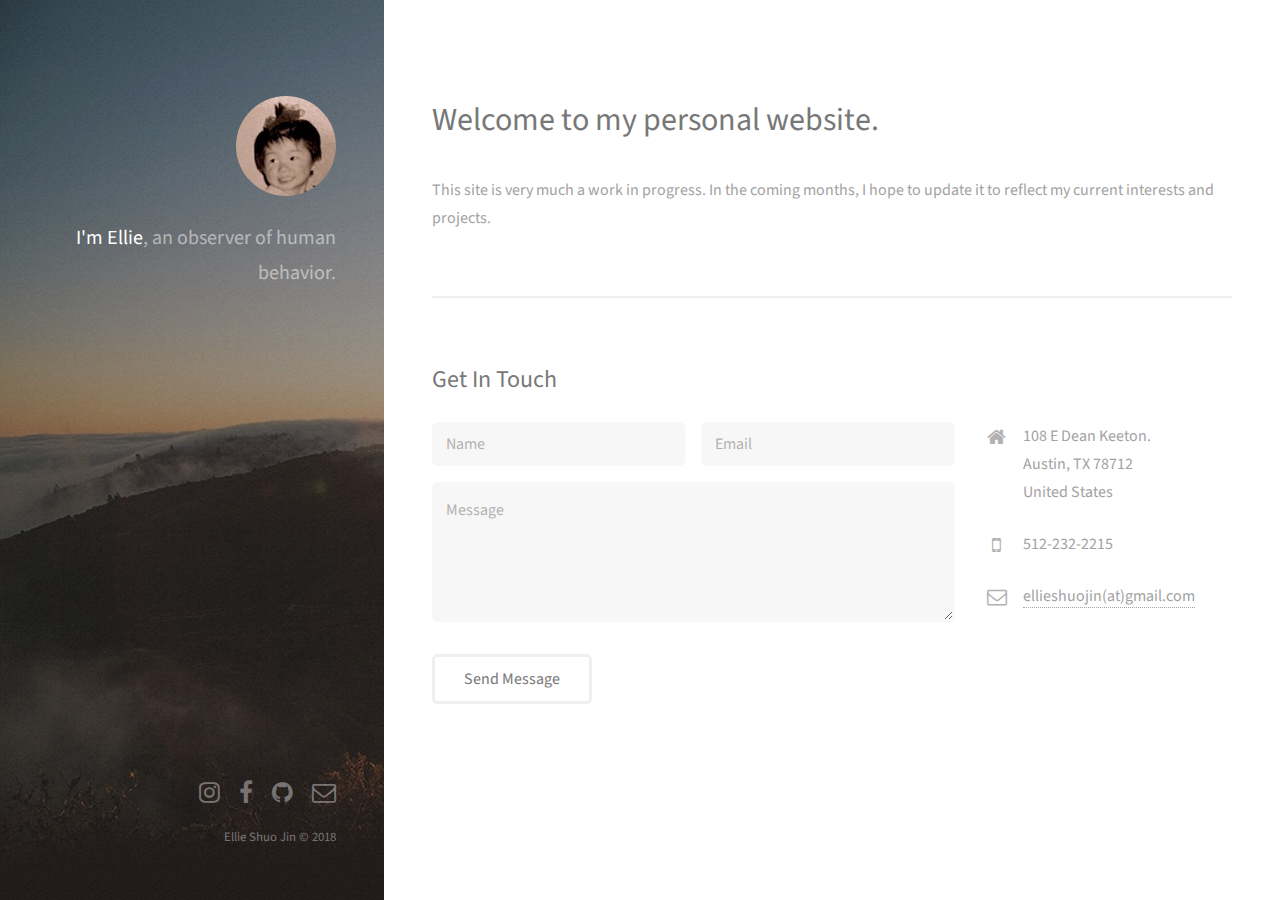
<file: index.html>
<!DOCTYPE HTML>
<html>
	<head>
		<title>Ellie Shuo Jin</title>
		<meta charset="utf-8" />
		<meta name="viewport" content="width=device-width, initial-scale=1" />
		<!--[if lte IE 8]><script src="assets/js/ie/html5shiv.js"></script><![endif]-->
		<link rel="stylesheet" href="assets/css/main.css" />
		<!--[if lte IE 8]><link rel="stylesheet" href="assets/css/ie8.css" /><![endif]-->
	</head>
	<body id="top">

		<!-- Header -->
			<header id="header">
				<div class="inner">
					<a href="#" class="image avatar"><img src="images/avatar.jpg" alt="Ellie" /></a>
					<h1><strong>I'm Ellie</strong>, an observer of<br />
					human behavior.</h1>
				</div>
			</header>

		<!-- Main -->
			<div id="main">

				<!-- One -->
					<section id="one">
						<header class="major">
							<h2>Welcome to my personal website.</h2>
						</header>
						<p>This site is very much a work in progress. In the coming months, I hope to update it to reflect my current interests and projects.</p>
					</section>

				<!-- Three -->
					<section id="three">
						<h2>Get In Touch</h2>
						<div class="row">
							<div class="8u 12u$(small)">
								<form method="post" action="#">
									<div class="row uniform 50%">
										<div class="6u 12u$(xsmall)"><input type="text" name="name" id="name" placeholder="Name" /></div>
										<div class="6u$ 12u$(xsmall)"><input type="email" name="email" id="email" placeholder="Email" /></div>
										<div class="12u$"><textarea name="message" id="message" placeholder="Message" rows="4"></textarea></div>
									</div>
								</form>
								<ul class="actions">
									<li><input type="submit" value="Send Message" /></li>
								</ul>
							</div>
							<div class="4u$ 12u$(small)">
								<ul class="labeled-icons">
									<li>
										<h3 class="icon fa-home"><span class="label">Address</span></h3>
										108 E Dean Keeton.<br />
										Austin, TX 78712<br />
										United States
									</li>
									<li>
										<h3 class="icon fa-mobile"><span class="label">Phone</span></h3>
										512-232-2215
									</li>
									<li>
										<h3 class="icon fa-envelope-o"><span class="label">Email</span></h3>
										<a href="#">ellieshuojin(at)gmail.com</a>
									</li>
								</ul>
							</div>
						</div>
					</section>
			</div>

		<!-- Footer -->
			<footer id="footer">
				<div class="inner">
					<ul class="icons">
						<li><a href="#" class="icon fa-instagram"><span class="label">Instagram</span></a></li>
						<li><a href="#" class="icon fa-facebook"><span class="label">Facebook</span></a></li>
						<li><a href="#" class="icon fa-github"><span class="label">Github</span></a></li>
						<li><a href="#" class="icon fa-envelope-o"><span class="label">Email</span></a></li>
					</ul>
					<ul class="copyright">
						<li>Ellie Shuo Jin &copy; 2018</li>
					</ul>
				</div>
			</footer>

		<!-- Scripts -->
			<script src="assets/js/jquery.min.js"></script>
			<script src="assets/js/jquery.poptrox.min.js"></script>
			<script src="assets/js/skel.min.js"></script>
			<script src="assets/js/util.js"></script>
			<!--[if lte IE 8]><script src="assets/js/ie/respond.min.js"></script><![endif]-->
			<script src="assets/js/main.js"></script>

	</body>
</html>
</file>
<file: assets/css/main.css>
@import url("font-awesome.min.css");
@import url("https://fonts.googleapis.com/css?family=Source+Sans+Pro:400,400italic");

/*
	Strata by HTML5 UP
	html5up.net | @ajlkn
	Free for personal and commercial use under the CCA 3.0 license (html5up.net/license)
*/

/* Reset */

	html, body, div, span, applet, object, iframe, h1, h2, h3, h4, h5, h6, p, blockquote, pre, a, abbr, acronym, address, big, cite, code, del, dfn, em, img, ins, kbd, q, s, samp, small, strike, strong, sub, sup, tt, var, b, u, i, center, dl, dt, dd, ol, ul, li, fieldset, form, label, legend, table, caption, tbody, tfoot, thead, tr, th, td, article, aside, canvas, details, embed, figure, figcaption, footer, header, hgroup, menu, nav, output, ruby, section, summary, time, mark, audio, video {
		margin: 0;
		padding: 0;
		border: 0;
		font-size: 100%;
		font: inherit;
		vertical-align: baseline;
	}

	article, aside, details, figcaption, figure, footer, header, hgroup, menu, nav, section {
		display: block;
	}

	body {
		line-height: 1;
	}

	ol, ul {
		list-style: none;
	}

	blockquote, q {
		quotes: none;
	}

	blockquote:before, blockquote:after, q:before, q:after {
		content: '';
		content: none;
	}

	table {
		border-collapse: collapse;
		border-spacing: 0;
	}

	body {
		-webkit-text-size-adjust: none;
	}

/* Box Model */

	*, *:before, *:after {
		-moz-box-sizing: border-box;
		-webkit-box-sizing: border-box;
		box-sizing: border-box;
	}

/* Containers */

	.container {
		margin-left: auto;
		margin-right: auto;
	}

	.container.\31 25\25 {
		width: 100%;
		max-width: 1200px;
		min-width: 960px;
	}

	.container.\37 5\25 {
		width: 720px;
	}

	.container.\35 0\25 {
		width: 480px;
	}

	.container.\32 5\25 {
		width: 240px;
	}

	.container {
		width: 960px;
	}

	@media screen and (max-width: 1800px) {

		.container.\31 25\25 {
			width: 100%;
			max-width: 1200px;
			min-width: 960px;
		}

		.container.\37 5\25 {
			width: 720px;
		}

		.container.\35 0\25 {
			width: 480px;
		}

		.container.\32 5\25 {
			width: 240px;
		}

		.container {
			width: 960px;
		}

	}

	@media screen and (max-width: 1280px) {

		.container.\31 25\25 {
			width: 100%;
			max-width: 1200px;
			min-width: 960px;
		}

		.container.\37 5\25 {
			width: 720px;
		}

		.container.\35 0\25 {
			width: 480px;
		}

		.container.\32 5\25 {
			width: 240px;
		}

		.container {
			width: 960px;
		}

	}

	@media screen and (max-width: 980px) {

		.container.\31 25\25 {
			width: 100%;
			max-width: 1200px;
			min-width: 960px;
		}

		.container.\37 5\25 {
			width: 720px;
		}

		.container.\35 0\25 {
			width: 480px;
		}

		.container.\32 5\25 {
			width: 240px;
		}

		.container {
			width: 960px;
		}

	}

	@media screen and (max-width: 736px) {

		.container.\31 25\25 {
			width: 100%;
			max-width: 1200px;
			min-width: 960px;
		}

		.container.\37 5\25 {
			width: 720px;
		}

		.container.\35 0\25 {
			width: 480px;
		}

		.container.\32 5\25 {
			width: 240px;
		}

		.container {
			width: 960px;
		}

	}

	@media screen and (max-width: 480px) {

		.container.\31 25\25 {
			width: 100%;
			max-width: 1200px;
			min-width: 960px;
		}

		.container.\37 5\25 {
			width: 720px;
		}

		.container.\35 0\25 {
			width: 480px;
		}

		.container.\32 5\25 {
			width: 240px;
		}

		.container {
			width: 960px;
		}

	}

/* Grid */

	.row {
		border-bottom: solid 1px transparent;
		-moz-box-sizing: border-box;
		-webkit-box-sizing: border-box;
		box-sizing: border-box;
	}

	.row > * {
		float: left;
		-moz-box-sizing: border-box;
		-webkit-box-sizing: border-box;
		box-sizing: border-box;
	}

	.row:after, .row:before {
		content: '';
		display: block;
		clear: both;
		height: 0;
	}

	.row.uniform > * > :first-child {
		margin-top: 0;
	}

	.row.uniform > * > :last-child {
		margin-bottom: 0;
	}

	.row.\30 \25 > * {
		padding: 0 0 0 0em;
	}

	.row.\30 \25 {
		margin: 0 0 -1px 0em;
	}

	.row.uniform.\30 \25 > * {
		padding: 0em 0 0 0em;
	}

	.row.uniform.\30 \25 {
		margin: 0em 0 -1px 0em;
	}

	.row > * {
		padding: 0 0 0 2.5em;
	}

	.row {
		margin: 0 0 -1px -2.5em;
	}

	.row.uniform > * {
		padding: 2.5em 0 0 2.5em;
	}

	.row.uniform {
		margin: -2.5em 0 -1px -2.5em;
	}

	.row.\32 00\25 > * {
		padding: 0 0 0 5em;
	}

	.row.\32 00\25 {
		margin: 0 0 -1px -5em;
	}

	.row.uniform.\32 00\25 > * {
		padding: 5em 0 0 5em;
	}

	.row.uniform.\32 00\25 {
		margin: -5em 0 -1px -5em;
	}

	.row.\31 50\25 > * {
		padding: 0 0 0 3.75em;
	}

	.row.\31 50\25 {
		margin: 0 0 -1px -3.75em;
	}

	.row.uniform.\31 50\25 > * {
		padding: 3.75em 0 0 3.75em;
	}

	.row.uniform.\31 50\25 {
		margin: -3.75em 0 -1px -3.75em;
	}

	.row.\35 0\25 > * {
		padding: 0 0 0 1.25em;
	}

	.row.\35 0\25 {
		margin: 0 0 -1px -1.25em;
	}

	.row.uniform.\35 0\25 > * {
		padding: 1.25em 0 0 1.25em;
	}

	.row.uniform.\35 0\25 {
		margin: -1.25em 0 -1px -1.25em;
	}

	.row.\32 5\25 > * {
		padding: 0 0 0 0.625em;
	}

	.row.\32 5\25 {
		margin: 0 0 -1px -0.625em;
	}

	.row.uniform.\32 5\25 > * {
		padding: 0.625em 0 0 0.625em;
	}

	.row.uniform.\32 5\25 {
		margin: -0.625em 0 -1px -0.625em;
	}

	.\31 2u, .\31 2u\24 {
		width: 100%;
		clear: none;
		margin-left: 0;
	}

	.\31 1u, .\31 1u\24 {
		width: 91.6666666667%;
		clear: none;
		margin-left: 0;
	}

	.\31 0u, .\31 0u\24 {
		width: 83.3333333333%;
		clear: none;
		margin-left: 0;
	}

	.\39 u, .\39 u\24 {
		width: 75%;
		clear: none;
		margin-left: 0;
	}

	.\38 u, .\38 u\24 {
		width: 66.6666666667%;
		clear: none;
		margin-left: 0;
	}

	.\37 u, .\37 u\24 {
		width: 58.3333333333%;
		clear: none;
		margin-left: 0;
	}

	.\36 u, .\36 u\24 {
		width: 50%;
		clear: none;
		margin-left: 0;
	}

	.\35 u, .\35 u\24 {
		width: 41.6666666667%;
		clear: none;
		margin-left: 0;
	}

	.\34 u, .\34 u\24 {
		width: 33.3333333333%;
		clear: none;
		margin-left: 0;
	}

	.\33 u, .\33 u\24 {
		width: 25%;
		clear: none;
		margin-left: 0;
	}

	.\32 u, .\32 u\24 {
		width: 16.6666666667%;
		clear: none;
		margin-left: 0;
	}

	.\31 u, .\31 u\24 {
		width: 8.3333333333%;
		clear: none;
		margin-left: 0;
	}

	.\31 2u\24 + *,
	.\31 1u\24 + *,
	.\31 0u\24 + *,
	.\39 u\24 + *,
	.\38 u\24 + *,
	.\37 u\24 + *,
	.\36 u\24 + *,
	.\35 u\24 + *,
	.\34 u\24 + *,
	.\33 u\24 + *,
	.\32 u\24 + *,
	.\31 u\24 + * {
		clear: left;
	}

	.\-11u {
		margin-left: 91.66667%;
	}

	.\-10u {
		margin-left: 83.33333%;
	}

	.\-9u {
		margin-left: 75%;
	}

	.\-8u {
		margin-left: 66.66667%;
	}

	.\-7u {
		margin-left: 58.33333%;
	}

	.\-6u {
		margin-left: 50%;
	}

	.\-5u {
		margin-left: 41.66667%;
	}

	.\-4u {
		margin-left: 33.33333%;
	}

	.\-3u {
		margin-left: 25%;
	}

	.\-2u {
		margin-left: 16.66667%;
	}

	.\-1u {
		margin-left: 8.33333%;
	}

	@media screen and (max-width: 1800px) {

		.row > * {
			padding: 0 0 0 2.5em;
		}

		.row {
			margin: 0 0 -1px -2.5em;
		}

		.row.uniform > * {
			padding: 2.5em 0 0 2.5em;
		}

		.row.uniform {
			margin: -2.5em 0 -1px -2.5em;
		}

		.row.\32 00\25 > * {
			padding: 0 0 0 5em;
		}

		.row.\32 00\25 {
			margin: 0 0 -1px -5em;
		}

		.row.uniform.\32 00\25 > * {
			padding: 5em 0 0 5em;
		}

		.row.uniform.\32 00\25 {
			margin: -5em 0 -1px -5em;
		}

		.row.\31 50\25 > * {
			padding: 0 0 0 3.75em;
		}

		.row.\31 50\25 {
			margin: 0 0 -1px -3.75em;
		}

		.row.uniform.\31 50\25 > * {
			padding: 3.75em 0 0 3.75em;
		}

		.row.uniform.\31 50\25 {
			margin: -3.75em 0 -1px -3.75em;
		}

		.row.\35 0\25 > * {
			padding: 0 0 0 1.25em;
		}

		.row.\35 0\25 {
			margin: 0 0 -1px -1.25em;
		}

		.row.uniform.\35 0\25 > * {
			padding: 1.25em 0 0 1.25em;
		}

		.row.uniform.\35 0\25 {
			margin: -1.25em 0 -1px -1.25em;
		}

		.row.\32 5\25 > * {
			padding: 0 0 0 0.625em;
		}

		.row.\32 5\25 {
			margin: 0 0 -1px -0.625em;
		}

		.row.uniform.\32 5\25 > * {
			padding: 0.625em 0 0 0.625em;
		}

		.row.uniform.\32 5\25 {
			margin: -0.625em 0 -1px -0.625em;
		}

		.\31 2u\28xlarge\29, .\31 2u\24\28xlarge\29 {
			width: 100%;
			clear: none;
			margin-left: 0;
		}

		.\31 1u\28xlarge\29, .\31 1u\24\28xlarge\29 {
			width: 91.6666666667%;
			clear: none;
			margin-left: 0;
		}

		.\31 0u\28xlarge\29, .\31 0u\24\28xlarge\29 {
			width: 83.3333333333%;
			clear: none;
			margin-left: 0;
		}

		.\39 u\28xlarge\29, .\39 u\24\28xlarge\29 {
			width: 75%;
			clear: none;
			margin-left: 0;
		}

		.\38 u\28xlarge\29, .\38 u\24\28xlarge\29 {
			width: 66.6666666667%;
			clear: none;
			margin-left: 0;
		}

		.\37 u\28xlarge\29, .\37 u\24\28xlarge\29 {
			width: 58.3333333333%;
			clear: none;
			margin-left: 0;
		}

		.\36 u\28xlarge\29, .\36 u\24\28xlarge\29 {
			width: 50%;
			clear: none;
			margin-left: 0;
		}

		.\35 u\28xlarge\29, .\35 u\24\28xlarge\29 {
			width: 41.6666666667%;
			clear: none;
			margin-left: 0;
		}

		.\34 u\28xlarge\29, .\34 u\24\28xlarge\29 {
			width: 33.3333333333%;
			clear: none;
			margin-left: 0;
		}

		.\33 u\28xlarge\29, .\33 u\24\28xlarge\29 {
			width: 25%;
			clear: none;
			margin-left: 0;
		}

		.\32 u\28xlarge\29, .\32 u\24\28xlarge\29 {
			width: 16.6666666667%;
			clear: none;
			margin-left: 0;
		}

		.\31 u\28xlarge\29, .\31 u\24\28xlarge\29 {
			width: 8.3333333333%;
			clear: none;
			margin-left: 0;
		}

		.\31 2u\24\28xlarge\29 + *,
		.\31 1u\24\28xlarge\29 + *,
		.\31 0u\24\28xlarge\29 + *,
		.\39 u\24\28xlarge\29 + *,
		.\38 u\24\28xlarge\29 + *,
		.\37 u\24\28xlarge\29 + *,
		.\36 u\24\28xlarge\29 + *,
		.\35 u\24\28xlarge\29 + *,
		.\34 u\24\28xlarge\29 + *,
		.\33 u\24\28xlarge\29 + *,
		.\32 u\24\28xlarge\29 + *,
		.\31 u\24\28xlarge\29 + * {
			clear: left;
		}

		.\-11u\28xlarge\29 {
			margin-left: 91.66667%;
		}

		.\-10u\28xlarge\29 {
			margin-left: 83.33333%;
		}

		.\-9u\28xlarge\29 {
			margin-left: 75%;
		}

		.\-8u\28xlarge\29 {
			margin-left: 66.66667%;
		}

		.\-7u\28xlarge\29 {
			margin-left: 58.33333%;
		}

		.\-6u\28xlarge\29 {
			margin-left: 50%;
		}

		.\-5u\28xlarge\29 {
			margin-left: 41.66667%;
		}

		.\-4u\28xlarge\29 {
			margin-left: 33.33333%;
		}

		.\-3u\28xlarge\29 {
			margin-left: 25%;
		}

		.\-2u\28xlarge\29 {
			margin-left: 16.66667%;
		}

		.\-1u\28xlarge\29 {
			margin-left: 8.33333%;
		}

	}

	@media screen and (max-width: 1280px) {

		.row > * {
			padding: 0 0 0 2em;
		}

		.row {
			margin: 0 0 -1px -2em;
		}

		.row.uniform > * {
			padding: 2em 0 0 2em;
		}

		.row.uniform {
			margin: -2em 0 -1px -2em;
		}

		.row.\32 00\25 > * {
			padding: 0 0 0 4em;
		}

		.row.\32 00\25 {
			margin: 0 0 -1px -4em;
		}

		.row.uniform.\32 00\25 > * {
			padding: 4em 0 0 4em;
		}

		.row.uniform.\32 00\25 {
			margin: -4em 0 -1px -4em;
		}

		.row.\31 50\25 > * {
			padding: 0 0 0 3em;
		}

		.row.\31 50\25 {
			margin: 0 0 -1px -3em;
		}

		.row.uniform.\31 50\25 > * {
			padding: 3em 0 0 3em;
		}

		.row.uniform.\31 50\25 {
			margin: -3em 0 -1px -3em;
		}

		.row.\35 0\25 > * {
			padding: 0 0 0 1em;
		}

		.row.\35 0\25 {
			margin: 0 0 -1px -1em;
		}

		.row.uniform.\35 0\25 > * {
			padding: 1em 0 0 1em;
		}

		.row.uniform.\35 0\25 {
			margin: -1em 0 -1px -1em;
		}

		.row.\32 5\25 > * {
			padding: 0 0 0 0.5em;
		}

		.row.\32 5\25 {
			margin: 0 0 -1px -0.5em;
		}

		.row.uniform.\32 5\25 > * {
			padding: 0.5em 0 0 0.5em;
		}

		.row.uniform.\32 5\25 {
			margin: -0.5em 0 -1px -0.5em;
		}

		.\31 2u\28large\29, .\31 2u\24\28large\29 {
			width: 100%;
			clear: none;
			margin-left: 0;
		}

		.\31 1u\28large\29, .\31 1u\24\28large\29 {
			width: 91.6666666667%;
			clear: none;
			margin-left: 0;
		}

		.\31 0u\28large\29, .\31 0u\24\28large\29 {
			width: 83.3333333333%;
			clear: none;
			margin-left: 0;
		}

		.\39 u\28large\29, .\39 u\24\28large\29 {
			width: 75%;
			clear: none;
			margin-left: 0;
		}

		.\38 u\28large\29, .\38 u\24\28large\29 {
			width: 66.6666666667%;
			clear: none;
			margin-left: 0;
		}

		.\37 u\28large\29, .\37 u\24\28large\29 {
			width: 58.3333333333%;
			clear: none;
			margin-left: 0;
		}

		.\36 u\28large\29, .\36 u\24\28large\29 {
			width: 50%;
			clear: none;
			margin-left: 0;
		}

		.\35 u\28large\29, .\35 u\24\28large\29 {
			width: 41.6666666667%;
			clear: none;
			margin-left: 0;
		}

		.\34 u\28large\29, .\34 u\24\28large\29 {
			width: 33.3333333333%;
			clear: none;
			margin-left: 0;
		}

		.\33 u\28large\29, .\33 u\24\28large\29 {
			width: 25%;
			clear: none;
			margin-left: 0;
		}

		.\32 u\28large\29, .\32 u\24\28large\29 {
			width: 16.6666666667%;
			clear: none;
			margin-left: 0;
		}

		.\31 u\28large\29, .\31 u\24\28large\29 {
			width: 8.3333333333%;
			clear: none;
			margin-left: 0;
		}

		.\31 2u\24\28large\29 + *,
		.\31 1u\24\28large\29 + *,
		.\31 0u\24\28large\29 + *,
		.\39 u\24\28large\29 + *,
		.\38 u\24\28large\29 + *,
		.\37 u\24\28large\29 + *,
		.\36 u\24\28large\29 + *,
		.\35 u\24\28large\29 + *,
		.\34 u\24\28large\29 + *,
		.\33 u\24\28large\29 + *,
		.\32 u\24\28large\29 + *,
		.\31 u\24\28large\29 + * {
			clear: left;
		}

		.\-11u\28large\29 {
			margin-left: 91.66667%;
		}

		.\-10u\28large\29 {
			margin-left: 83.33333%;
		}

		.\-9u\28large\29 {
			margin-left: 75%;
		}

		.\-8u\28large\29 {
			margin-left: 66.66667%;
		}

		.\-7u\28large\29 {
			margin-left: 58.33333%;
		}

		.\-6u\28large\29 {
			margin-left: 50%;
		}

		.\-5u\28large\29 {
			margin-left: 41.66667%;
		}

		.\-4u\28large\29 {
			margin-left: 33.33333%;
		}

		.\-3u\28large\29 {
			margin-left: 25%;
		}

		.\-2u\28large\29 {
			margin-left: 16.66667%;
		}

		.\-1u\28large\29 {
			margin-left: 8.33333%;
		}

	}

	@media screen and (max-width: 980px) {

		.row > * {
			padding: 0 0 0 2em;
		}

		.row {
			margin: 0 0 -1px -2em;
		}

		.row.uniform > * {
			padding: 2em 0 0 2em;
		}

		.row.uniform {
			margin: -2em 0 -1px -2em;
		}

		.row.\32 00\25 > * {
			padding: 0 0 0 4em;
		}

		.row.\32 00\25 {
			margin: 0 0 -1px -4em;
		}

		.row.uniform.\32 00\25 > * {
			padding: 4em 0 0 4em;
		}

		.row.uniform.\32 00\25 {
			margin: -4em 0 -1px -4em;
		}

		.row.\31 50\25 > * {
			padding: 0 0 0 3em;
		}

		.row.\31 50\25 {
			margin: 0 0 -1px -3em;
		}

		.row.uniform.\31 50\25 > * {
			padding: 3em 0 0 3em;
		}

		.row.uniform.\31 50\25 {
			margin: -3em 0 -1px -3em;
		}

		.row.\35 0\25 > * {
			padding: 0 0 0 1em;
		}

		.row.\35 0\25 {
			margin: 0 0 -1px -1em;
		}

		.row.uniform.\35 0\25 > * {
			padding: 1em 0 0 1em;
		}

		.row.uniform.\35 0\25 {
			margin: -1em 0 -1px -1em;
		}

		.row.\32 5\25 > * {
			padding: 0 0 0 0.5em;
		}

		.row.\32 5\25 {
			margin: 0 0 -1px -0.5em;
		}

		.row.uniform.\32 5\25 > * {
			padding: 0.5em 0 0 0.5em;
		}

		.row.uniform.\32 5\25 {
			margin: -0.5em 0 -1px -0.5em;
		}

		.\31 2u\28medium\29, .\31 2u\24\28medium\29 {
			width: 100%;
			clear: none;
			margin-left: 0;
		}

		.\31 1u\28medium\29, .\31 1u\24\28medium\29 {
			width: 91.6666666667%;
			clear: none;
			margin-left: 0;
		}

		.\31 0u\28medium\29, .\31 0u\24\28medium\29 {
			width: 83.3333333333%;
			clear: none;
			margin-left: 0;
		}

		.\39 u\28medium\29, .\39 u\24\28medium\29 {
			width: 75%;
			clear: none;
			margin-left: 0;
		}

		.\38 u\28medium\29, .\38 u\24\28medium\29 {
			width: 66.6666666667%;
			clear: none;
			margin-left: 0;
		}

		.\37 u\28medium\29, .\37 u\24\28medium\29 {
			width: 58.3333333333%;
			clear: none;
			margin-left: 0;
		}

		.\36 u\28medium\29, .\36 u\24\28medium\29 {
			width: 50%;
			clear: none;
			margin-left: 0;
		}

		.\35 u\28medium\29, .\35 u\24\28medium\29 {
			width: 41.6666666667%;
			clear: none;
			margin-left: 0;
		}

		.\34 u\28medium\29, .\34 u\24\28medium\29 {
			width: 33.3333333333%;
			clear: none;
			margin-left: 0;
		}

		.\33 u\28medium\29, .\33 u\24\28medium\29 {
			width: 25%;
			clear: none;
			margin-left: 0;
		}

		.\32 u\28medium\29, .\32 u\24\28medium\29 {
			width: 16.6666666667%;
			clear: none;
			margin-left: 0;
		}

		.\31 u\28medium\29, .\31 u\24\28medium\29 {
			width: 8.3333333333%;
			clear: none;
			margin-left: 0;
		}

		.\31 2u\24\28medium\29 + *,
		.\31 1u\24\28medium\29 + *,
		.\31 0u\24\28medium\29 + *,
		.\39 u\24\28medium\29 + *,
		.\38 u\24\28medium\29 + *,
		.\37 u\24\28medium\29 + *,
		.\36 u\24\28medium\29 + *,
		.\35 u\24\28medium\29 + *,
		.\34 u\24\28medium\29 + *,
		.\33 u\24\28medium\29 + *,
		.\32 u\24\28medium\29 + *,
		.\31 u\24\28medium\29 + * {
			clear: left;
		}

		.\-11u\28medium\29 {
			margin-left: 91.66667%;
		}

		.\-10u\28medium\29 {
			margin-left: 83.33333%;
		}

		.\-9u\28medium\29 {
			margin-left: 75%;
		}

		.\-8u\28medium\29 {
			margin-left: 66.66667%;
		}

		.\-7u\28medium\29 {
			margin-left: 58.33333%;
		}

		.\-6u\28medium\29 {
			margin-left: 50%;
		}

		.\-5u\28medium\29 {
			margin-left: 41.66667%;
		}

		.\-4u\28medium\29 {
			margin-left: 33.33333%;
		}

		.\-3u\28medium\29 {
			margin-left: 25%;
		}

		.\-2u\28medium\29 {
			margin-left: 16.66667%;
		}

		.\-1u\28medium\29 {
			margin-left: 8.33333%;
		}

	}

	@media screen and (max-width: 736px) {

		.row > * {
			padding: 0 0 0 1.5em;
		}

		.row {
			margin: 0 0 -1px -1.5em;
		}

		.row.uniform > * {
			padding: 1.5em 0 0 1.5em;
		}

		.row.uniform {
			margin: -1.5em 0 -1px -1.5em;
		}

		.row.\32 00\25 > * {
			padding: 0 0 0 3em;
		}

		.row.\32 00\25 {
			margin: 0 0 -1px -3em;
		}

		.row.uniform.\32 00\25 > * {
			padding: 3em 0 0 3em;
		}

		.row.uniform.\32 00\25 {
			margin: -3em 0 -1px -3em;
		}

		.row.\31 50\25 > * {
			padding: 0 0 0 2.25em;
		}

		.row.\31 50\25 {
			margin: 0 0 -1px -2.25em;
		}

		.row.uniform.\31 50\25 > * {
			padding: 2.25em 0 0 2.25em;
		}

		.row.uniform.\31 50\25 {
			margin: -2.25em 0 -1px -2.25em;
		}

		.row.\35 0\25 > * {
			padding: 0 0 0 0.75em;
		}

		.row.\35 0\25 {
			margin: 0 0 -1px -0.75em;
		}

		.row.uniform.\35 0\25 > * {
			padding: 0.75em 0 0 0.75em;
		}

		.row.uniform.\35 0\25 {
			margin: -0.75em 0 -1px -0.75em;
		}

		.row.\32 5\25 > * {
			padding: 0 0 0 0.375em;
		}

		.row.\32 5\25 {
			margin: 0 0 -1px -0.375em;
		}

		.row.uniform.\32 5\25 > * {
			padding: 0.375em 0 0 0.375em;
		}

		.row.uniform.\32 5\25 {
			margin: -0.375em 0 -1px -0.375em;
		}

		.\31 2u\28small\29, .\31 2u\24\28small\29 {
			width: 100%;
			clear: none;
			margin-left: 0;
		}

		.\31 1u\28small\29, .\31 1u\24\28small\29 {
			width: 91.6666666667%;
			clear: none;
			margin-left: 0;
		}

		.\31 0u\28small\29, .\31 0u\24\28small\29 {
			width: 83.3333333333%;
			clear: none;
			margin-left: 0;
		}

		.\39 u\28small\29, .\39 u\24\28small\29 {
			width: 75%;
			clear: none;
			margin-left: 0;
		}

		.\38 u\28small\29, .\38 u\24\28small\29 {
			width: 66.6666666667%;
			clear: none;
			margin-left: 0;
		}

		.\37 u\28small\29, .\37 u\24\28small\29 {
			width: 58.3333333333%;
			clear: none;
			margin-left: 0;
		}

		.\36 u\28small\29, .\36 u\24\28small\29 {
			width: 50%;
			clear: none;
			margin-left: 0;
		}

		.\35 u\28small\29, .\35 u\24\28small\29 {
			width: 41.6666666667%;
			clear: none;
			margin-left: 0;
		}

		.\34 u\28small\29, .\34 u\24\28small\29 {
			width: 33.3333333333%;
			clear: none;
			margin-left: 0;
		}

		.\33 u\28small\29, .\33 u\24\28small\29 {
			width: 25%;
			clear: none;
			margin-left: 0;
		}

		.\32 u\28small\29, .\32 u\24\28small\29 {
			width: 16.6666666667%;
			clear: none;
			margin-left: 0;
		}

		.\31 u\28small\29, .\31 u\24\28small\29 {
			width: 8.3333333333%;
			clear: none;
			margin-left: 0;
		}

		.\31 2u\24\28small\29 + *,
		.\31 1u\24\28small\29 + *,
		.\31 0u\24\28small\29 + *,
		.\39 u\24\28small\29 + *,
		.\38 u\24\28small\29 + *,
		.\37 u\24\28small\29 + *,
		.\36 u\24\28small\29 + *,
		.\35 u\24\28small\29 + *,
		.\34 u\24\28small\29 + *,
		.\33 u\24\28small\29 + *,
		.\32 u\24\28small\29 + *,
		.\31 u\24\28small\29 + * {
			clear: left;
		}

		.\-11u\28small\29 {
			margin-left: 91.66667%;
		}

		.\-10u\28small\29 {
			margin-left: 83.33333%;
		}

		.\-9u\28small\29 {
			margin-left: 75%;
		}

		.\-8u\28small\29 {
			margin-left: 66.66667%;
		}

		.\-7u\28small\29 {
			margin-left: 58.33333%;
		}

		.\-6u\28small\29 {
			margin-left: 50%;
		}

		.\-5u\28small\29 {
			margin-left: 41.66667%;
		}

		.\-4u\28small\29 {
			margin-left: 33.33333%;
		}

		.\-3u\28small\29 {
			margin-left: 25%;
		}

		.\-2u\28small\29 {
			margin-left: 16.66667%;
		}

		.\-1u\28small\29 {
			margin-left: 8.33333%;
		}

	}

	@media screen and (max-width: 480px) {

		.row > * {
			padding: 0 0 0 1.5em;
		}

		.row {
			margin: 0 0 -1px -1.5em;
		}

		.row.uniform > * {
			padding: 1.5em 0 0 1.5em;
		}

		.row.uniform {
			margin: -1.5em 0 -1px -1.5em;
		}

		.row.\32 00\25 > * {
			padding: 0 0 0 3em;
		}

		.row.\32 00\25 {
			margin: 0 0 -1px -3em;
		}

		.row.uniform.\32 00\25 > * {
			padding: 3em 0 0 3em;
		}

		.row.uniform.\32 00\25 {
			margin: -3em 0 -1px -3em;
		}

		.row.\31 50\25 > * {
			padding: 0 0 0 2.25em;
		}

		.row.\31 50\25 {
			margin: 0 0 -1px -2.25em;
		}

		.row.uniform.\31 50\25 > * {
			padding: 2.25em 0 0 2.25em;
		}

		.row.uniform.\31 50\25 {
			margin: -2.25em 0 -1px -2.25em;
		}

		.row.\35 0\25 > * {
			padding: 0 0 0 0.75em;
		}

		.row.\35 0\25 {
			margin: 0 0 -1px -0.75em;
		}

		.row.uniform.\35 0\25 > * {
			padding: 0.75em 0 0 0.75em;
		}

		.row.uniform.\35 0\25 {
			margin: -0.75em 0 -1px -0.75em;
		}

		.row.\32 5\25 > * {
			padding: 0 0 0 0.375em;
		}

		.row.\32 5\25 {
			margin: 0 0 -1px -0.375em;
		}

		.row.uniform.\32 5\25 > * {
			padding: 0.375em 0 0 0.375em;
		}

		.row.uniform.\32 5\25 {
			margin: -0.375em 0 -1px -0.375em;
		}

		.\31 2u\28xsmall\29, .\31 2u\24\28xsmall\29 {
			width: 100%;
			clear: none;
			margin-left: 0;
		}

		.\31 1u\28xsmall\29, .\31 1u\24\28xsmall\29 {
			width: 91.6666666667%;
			clear: none;
			margin-left: 0;
		}

		.\31 0u\28xsmall\29, .\31 0u\24\28xsmall\29 {
			width: 83.3333333333%;
			clear: none;
			margin-left: 0;
		}

		.\39 u\28xsmall\29, .\39 u\24\28xsmall\29 {
			width: 75%;
			clear: none;
			margin-left: 0;
		}

		.\38 u\28xsmall\29, .\38 u\24\28xsmall\29 {
			width: 66.6666666667%;
			clear: none;
			margin-left: 0;
		}

		.\37 u\28xsmall\29, .\37 u\24\28xsmall\29 {
			width: 58.3333333333%;
			clear: none;
			margin-left: 0;
		}

		.\36 u\28xsmall\29, .\36 u\24\28xsmall\29 {
			width: 50%;
			clear: none;
			margin-left: 0;
		}

		.\35 u\28xsmall\29, .\35 u\24\28xsmall\29 {
			width: 41.6666666667%;
			clear: none;
			margin-left: 0;
		}

		.\34 u\28xsmall\29, .\34 u\24\28xsmall\29 {
			width: 33.3333333333%;
			clear: none;
			margin-left: 0;
		}

		.\33 u\28xsmall\29, .\33 u\24\28xsmall\29 {
			width: 25%;
			clear: none;
			margin-left: 0;
		}

		.\32 u\28xsmall\29, .\32 u\24\28xsmall\29 {
			width: 16.6666666667%;
			clear: none;
			margin-left: 0;
		}

		.\31 u\28xsmall\29, .\31 u\24\28xsmall\29 {
			width: 8.3333333333%;
			clear: none;
			margin-left: 0;
		}

		.\31 2u\24\28xsmall\29 + *,
		.\31 1u\24\28xsmall\29 + *,
		.\31 0u\24\28xsmall\29 + *,
		.\39 u\24\28xsmall\29 + *,
		.\38 u\24\28xsmall\29 + *,
		.\37 u\24\28xsmall\29 + *,
		.\36 u\24\28xsmall\29 + *,
		.\35 u\24\28xsmall\29 + *,
		.\34 u\24\28xsmall\29 + *,
		.\33 u\24\28xsmall\29 + *,
		.\32 u\24\28xsmall\29 + *,
		.\31 u\24\28xsmall\29 + * {
			clear: left;
		}

		.\-11u\28xsmall\29 {
			margin-left: 91.66667%;
		}

		.\-10u\28xsmall\29 {
			margin-left: 83.33333%;
		}

		.\-9u\28xsmall\29 {
			margin-left: 75%;
		}

		.\-8u\28xsmall\29 {
			margin-left: 66.66667%;
		}

		.\-7u\28xsmall\29 {
			margin-left: 58.33333%;
		}

		.\-6u\28xsmall\29 {
			margin-left: 50%;
		}

		.\-5u\28xsmall\29 {
			margin-left: 41.66667%;
		}

		.\-4u\28xsmall\29 {
			margin-left: 33.33333%;
		}

		.\-3u\28xsmall\29 {
			margin-left: 25%;
		}

		.\-2u\28xsmall\29 {
			margin-left: 16.66667%;
		}

		.\-1u\28xsmall\29 {
			margin-left: 8.33333%;
		}

	}

/* Basic */

	body {
		background: #fff;
	}

		body.is-loading *, body.is-loading *:before, body.is-loading *:after {
			-moz-animation: none !important;
			-webkit-animation: none !important;
			-ms-animation: none !important;
			animation: none !important;
			-moz-transition: none !important;
			-webkit-transition: none !important;
			-ms-transition: none !important;
			transition: none !important;
		}

	body, input, select, textarea {
		color: #a2a2a2;
		font-family: "Source Sans Pro", Helvetica, sans-serif;
		font-size: 16pt;
		font-weight: 400;
		line-height: 1.75em;
	}

	a {
		-moz-transition: color 0.2s ease-in-out, border-color 0.2s ease-in-out;
		-webkit-transition: color 0.2s ease-in-out, border-color 0.2s ease-in-out;
		-ms-transition: color 0.2s ease-in-out, border-color 0.2s ease-in-out;
		transition: color 0.2s ease-in-out, border-color 0.2s ease-in-out;
		border-bottom: dotted 1px;
		color: #49bf9d;
		text-decoration: none;
	}

		a:hover {
			border-bottom-color: transparent;
			color: #49bf9d !important;
			text-decoration: none;
		}

	strong, b {
		color: #787878;
		font-weight: 400;
	}

	em, i {
		font-style: italic;
	}

	p {
		margin: 0 0 2em 0;
	}

	h1, h2, h3, h4, h5, h6 {
		color: #787878;
		font-weight: 400;
		line-height: 1em;
		margin: 0 0 1em 0;
	}

		h1 a, h2 a, h3 a, h4 a, h5 a, h6 a {
			color: inherit;
			text-decoration: none;
		}

	h1 {
		font-size: 2em;
		line-height: 1.5em;
	}

	h2 {
		font-size: 1.5em;
		line-height: 1.5em;
	}

	h3 {
		font-size: 1.25em;
		line-height: 1.5em;
	}

	h4 {
		font-size: 1.1em;
		line-height: 1.5em;
	}

	h5 {
		font-size: 0.9em;
		line-height: 1.5em;
	}

	h6 {
		font-size: 0.7em;
		line-height: 1.5em;
	}

	sub {
		font-size: 0.8em;
		position: relative;
		top: 0.5em;
	}

	sup {
		font-size: 0.8em;
		position: relative;
		top: -0.5em;
	}

	hr {
		border: 0;
		border-bottom: solid 2px #efefef;
		margin: 2em 0;
	}

		hr.major {
			margin: 3em 0;
		}

	blockquote {
		border-left: solid 6px #efefef;
		font-style: italic;
		margin: 0 0 2em 0;
		padding: 0.5em 0 0.5em 1.5em;
	}

	code {
		background: #f7f7f7;
		border-radius: 0.35em;
		border: solid 2px #efefef;
		font-family: "Courier New", monospace;
		font-size: 0.9em;
		margin: 0 0.25em;
		padding: 0.25em 0.65em;
	}

	pre {
		-webkit-overflow-scrolling: touch;
		font-family: "Courier New", monospace;
		font-size: 0.9em;
		margin: 0 0 2em 0;
	}

		pre code {
			display: block;
			line-height: 1.75em;
			padding: 1em 1.5em;
			overflow-x: auto;
		}

	.align-left {
		text-align: left;
	}

	.align-center {
		text-align: center;
	}

	.align-right {
		text-align: right;
	}

/* Section/Article */

	section.special, article.special {
		text-align: center;
	}

	header p {
		color: #b2b2b2;
		position: relative;
		margin: 0 0 1.5em 0;
	}

	header h2 + p {
		font-size: 1.25em;
		margin-top: -1em;
		line-height: 1.5em;
	}

	header h3 + p {
		font-size: 1.1em;
		margin-top: -0.8em;
		line-height: 1.5em;
	}

	header h4 + p,
	header h5 + p,
	header h6 + p {
		font-size: 0.9em;
		margin-top: -0.6em;
		line-height: 1.5em;
	}

	header.major h2 {
		font-size: 2em;
	}

/* Form */

	form {
		margin: 0 0 2em 0;
	}

	label {
		color: #787878;
		display: block;
		font-size: 0.9em;
		font-weight: 400;
		margin: 0 0 1em 0;
	}

	input[type="text"],
	input[type="password"],
	input[type="email"],
	select,
	textarea {
		-moz-appearance: none;
		-webkit-appearance: none;
		-ms-appearance: none;
		appearance: none;
		background: #f7f7f7;
		border-radius: 0.35em;
		border: solid 2px transparent;
		color: inherit;
		display: block;
		outline: 0;
		padding: 0 0.75em;
		text-decoration: none;
		width: 100%;
	}

		input[type="text"]:invalid,
		input[type="password"]:invalid,
		input[type="email"]:invalid,
		select:invalid,
		textarea:invalid {
			box-shadow: none;
		}

		input[type="text"]:focus,
		input[type="password"]:focus,
		input[type="email"]:focus,
		select:focus,
		textarea:focus {
			border-color: #49bf9d;
		}

	.select-wrapper {
		text-decoration: none;
		display: block;
		position: relative;
	}

		.select-wrapper:before {
			-moz-osx-font-smoothing: grayscale;
			-webkit-font-smoothing: antialiased;
			font-family: FontAwesome;
			font-style: normal;
			font-weight: normal;
			text-transform: none !important;
		}

		.select-wrapper:before {
			color: #dfdfdf;
			content: '\f078';
			display: block;
			height: 2.75em;
			line-height: 2.75em;
			pointer-events: none;
			position: absolute;
			right: 0;
			text-align: center;
			top: 0;
			width: 2.75em;
		}

		.select-wrapper select::-ms-expand {
			display: none;
		}

	input[type="text"],
	input[type="password"],
	input[type="email"],
	select {
		height: 2.75em;
	}

	textarea {
		padding: 0.75em;
	}

	input[type="checkbox"],
	input[type="radio"] {
		-moz-appearance: none;
		-webkit-appearance: none;
		-ms-appearance: none;
		appearance: none;
		display: block;
		float: left;
		margin-right: -2em;
		opacity: 0;
		width: 1em;
		z-index: -1;
	}

		input[type="checkbox"] + label,
		input[type="radio"] + label {
			text-decoration: none;
			color: #a2a2a2;
			cursor: pointer;
			display: inline-block;
			font-size: 1em;
			font-weight: 400;
			padding-left: 2.4em;
			padding-right: 0.75em;
			position: relative;
		}

			input[type="checkbox"] + label:before,
			input[type="radio"] + label:before {
				-moz-osx-font-smoothing: grayscale;
				-webkit-font-smoothing: antialiased;
				font-family: FontAwesome;
				font-style: normal;
				font-weight: normal;
				text-transform: none !important;
			}

			input[type="checkbox"] + label:before,
			input[type="radio"] + label:before {
				background: #f7f7f7;
				border-radius: 0.35em;
				border: solid 2px transparent;
				content: '';
				display: inline-block;
				height: 1.65em;
				left: 0;
				line-height: 1.58125em;
				position: absolute;
				text-align: center;
				top: 0;
				width: 1.65em;
			}

		input[type="checkbox"]:checked + label:before,
		input[type="radio"]:checked + label:before {
			background: #787878;
			border-color: #787878;
			color: #fff;
			content: '\f00c';
		}

		input[type="checkbox"]:focus + label:before,
		input[type="radio"]:focus + label:before {
			border-color: #49bf9d;
		}

	input[type="checkbox"] + label:before {
		border-radius: 0.35em;
	}

	input[type="radio"] + label:before {
		border-radius: 100%;
	}

	::-webkit-input-placeholder {
		color: #b2b2b2 !important;
		opacity: 1.0;
	}

	:-moz-placeholder {
		color: #b2b2b2 !important;
		opacity: 1.0;
	}

	::-moz-placeholder {
		color: #b2b2b2 !important;
		opacity: 1.0;
	}

	:-ms-input-placeholder {
		color: #b2b2b2 !important;
		opacity: 1.0;
	}

	.formerize-placeholder {
		color: #b2b2b2 !important;
		opacity: 1.0;
	}

/* Box */

	.box {
		border-radius: 0.35em;
		border: solid 2px #efefef;
		margin-bottom: 2em;
		padding: 1.5em;
	}

		.box > :last-child,
		.box > :last-child > :last-child,
		.box > :last-child > :last-child > :last-child {
			margin-bottom: 0;
		}

		.box.alt {
			border: 0;
			border-radius: 0;
			padding: 0;
		}

/* Icon */

	.icon {
		text-decoration: none;
		border-bottom: none;
		position: relative;
	}

		.icon:before {
			-moz-osx-font-smoothing: grayscale;
			-webkit-font-smoothing: antialiased;
			font-family: FontAwesome;
			font-style: normal;
			font-weight: normal;
			text-transform: none !important;
		}

		.icon > .label {
			display: none;
		}

/* Image */

	.image {
		border-radius: 0.35em;
		border: 0;
		display: inline-block;
		position: relative;
	}

		.image:before {
			-moz-transition: opacity 0.2s ease-in-out;
			-webkit-transition: opacity 0.2s ease-in-out;
			-ms-transition: opacity 0.2s ease-in-out;
			transition: opacity 0.2s ease-in-out;
			background: url("images/overlay.png");
			border-radius: 0.35em;
			content: '';
			display: block;
			height: 100%;
			left: 0;
			opacity: 0.5;
			position: absolute;
			top: 0;
			width: 100%;
		}

		.image.thumb {
			text-align: center;
		}

			.image.thumb:after {
				-moz-transition: opacity 0.2s ease-in-out;
				-webkit-transition: opacity 0.2s ease-in-out;
				-ms-transition: opacity 0.2s ease-in-out;
				transition: opacity 0.2s ease-in-out;
				border-radius: 0.35em;
				border: solid 3px rgba(255, 255, 255, 0.5);
				color: #fff;
				content: 'View';
				display: inline-block;
				font-size: 0.8em;
				font-weight: 400;
				left: 50%;
				line-height: 2.25em;
				margin: -1.25em 0 0 -3em;
				opacity: 0;
				padding: 0 1.5em;
				position: absolute;
				text-align: center;
				text-decoration: none;
				top: 50%;
				white-space: nowrap;
			}

			.image.thumb:hover:after {
				opacity: 1.0;
			}

			.image.thumb:hover:before {
				background: url("images/overlay.png"), url("images/overlay.png");
				opacity: 1.0;
			}

		.image img {
			border-radius: 0.35em;
			display: block;
		}

		.image.left {
			float: left;
			margin: 0 1.5em 1em 0;
			top: 0.25em;
		}

		.image.right {
			float: right;
			margin: 0 0 1em 1.5em;
			top: 0.25em;
		}

		.image.left, .image.right {
			max-width: 40%;
		}

			.image.left img, .image.right img {
				width: 100%;
			}

		.image.fit {
			display: block;
			margin: 0 0 2em 0;
			width: 100%;
		}

			.image.fit img {
				width: 100%;
			}

		.image.avatar {
			border-radius: 100%;
		}

			.image.avatar:before {
				display: none;
			}

			.image.avatar img {
				border-radius: 100%;
				width: 100%;
			}

/* List */

	ol {
		list-style: decimal;
		margin: 0 0 2em 0;
		padding-left: 1.25em;
	}

		ol li {
			padding-left: 0.25em;
		}

	ul {
		list-style: disc;
		margin: 0 0 2em 0;
		padding-left: 1em;
	}

		ul li {
			padding-left: 0.5em;
		}

		ul.alt {
			list-style: none;
			padding-left: 0;
		}

			ul.alt li {
				border-top: solid 2px #efefef;
				padding: 0.5em 0;
			}

				ul.alt li:first-child {
					border-top: 0;
					padding-top: 0;
				}

		ul.icons {
			cursor: default;
			list-style: none;
			padding-left: 0;
		}

			ul.icons li {
				display: inline-block;
				padding: 0 1em 0 0;
			}

				ul.icons li:last-child {
					padding-right: 0;
				}

				ul.icons li .icon:before {
					font-size: 1.5em;
				}

		ul.actions {
			cursor: default;
			list-style: none;
			padding-left: 0;
		}

			ul.actions li {
				display: inline-block;
				padding: 0 1em 0 0;
				vertical-align: middle;
			}

				ul.actions li:last-child {
					padding-right: 0;
				}

			ul.actions.small li {
				padding: 0 0.5em 0 0;
			}

			ul.actions.vertical li {
				display: block;
				padding: 1em 0 0 0;
			}

				ul.actions.vertical li:first-child {
					padding-top: 0;
				}

				ul.actions.vertical li > * {
					margin-bottom: 0;
				}

			ul.actions.vertical.small li {
				padding: 0.5em 0 0 0;
			}

				ul.actions.vertical.small li:first-child {
					padding-top: 0;
				}

			ul.actions.fit {
				display: table;
				margin-left: -1em;
				padding: 0;
				table-layout: fixed;
				width: calc(100% + 1em);
			}

				ul.actions.fit li {
					display: table-cell;
					padding: 0 0 0 1em;
				}

					ul.actions.fit li > * {
						margin-bottom: 0;
					}

				ul.actions.fit.small {
					margin-left: -0.5em;
					width: calc(100% + 0.5em);
				}

					ul.actions.fit.small li {
						padding: 0 0 0 0.5em;
					}

		ul.labeled-icons {
			list-style: none;
			padding: 0;
		}

			ul.labeled-icons li {
				line-height: 1.75em;
				margin: 1.5em 0 0 0;
				padding-left: 2.25em;
				position: relative;
			}

				ul.labeled-icons li:first-child {
					margin-top: 0;
				}

				ul.labeled-icons li a {
					color: inherit;
				}

				ul.labeled-icons li h3 {
					color: #b2b2b2;
					left: 0;
					position: absolute;
					text-align: center;
					top: 0;
					width: 1em;
				}

	dl {
		margin: 0 0 2em 0;
	}

/* Table */

	.table-wrapper {
		-webkit-overflow-scrolling: touch;
		overflow-x: auto;
	}

	table {
		margin: 0 0 2em 0;
		width: 100%;
	}

		table tbody tr {
			border: solid 1px #efefef;
			border-left: 0;
			border-right: 0;
		}

			table tbody tr:nth-child(2n + 1) {
				background-color: #f7f7f7;
			}

		table td {
			padding: 0.75em 0.75em;
		}

		table th {
			color: #787878;
			font-size: 0.9em;
			font-weight: 400;
			padding: 0 0.75em 0.75em 0.75em;
			text-align: left;
		}

		table thead {
			border-bottom: solid 2px #efefef;
		}

		table tfoot {
			border-top: solid 2px #efefef;
		}

		table.alt {
			border-collapse: separate;
		}

			table.alt tbody tr td {
				border: solid 2px #efefef;
				border-left-width: 0;
				border-top-width: 0;
			}

				table.alt tbody tr td:first-child {
					border-left-width: 2px;
				}

			table.alt tbody tr:first-child td {
				border-top-width: 2px;
			}

			table.alt thead {
				border-bottom: 0;
			}

			table.alt tfoot {
				border-top: 0;
			}

/* Button */

	input[type="submit"],
	input[type="reset"],
	input[type="button"],
	.button {
		-moz-appearance: none;
		-webkit-appearance: none;
		-ms-appearance: none;
		appearance: none;
		-moz-transition: background-color 0.2s ease-in-out, color 0.2s ease-in-out, border-color 0.2s ease-in-out;
		-webkit-transition: background-color 0.2s ease-in-out, color 0.2s ease-in-out, border-color 0.2s ease-in-out;
		-ms-transition: background-color 0.2s ease-in-out, color 0.2s ease-in-out, border-color 0.2s ease-in-out;
		transition: background-color 0.2s ease-in-out, color 0.2s ease-in-out, border-color 0.2s ease-in-out;
		background-color: transparent;
		border-radius: 0.35em;
		border: solid 3px #efefef;
		color: #787878 !important;
		cursor: pointer;
		display: inline-block;
		font-weight: 400;
		height: 3.15em;
		height: calc(2.75em + 6px);
		line-height: 2.75em;
		min-width: 10em;
		padding: 0 1.5em;
		text-align: center;
		text-decoration: none;
		white-space: nowrap;
	}

		input[type="submit"]:hover,
		input[type="reset"]:hover,
		input[type="button"]:hover,
		.button:hover {
			border-color: #49bf9d;
			color: #49bf9d !important;
		}

		input[type="submit"]:active,
		input[type="reset"]:active,
		input[type="button"]:active,
		.button:active {
			background-color: rgba(73, 191, 157, 0.1);
			border-color: #49bf9d;
			color: #49bf9d !important;
		}

		input[type="submit"].icon,
		input[type="reset"].icon,
		input[type="button"].icon,
		.button.icon {
			padding-left: 1.35em;
		}

			input[type="submit"].icon:before,
			input[type="reset"].icon:before,
			input[type="button"].icon:before,
			.button.icon:before {
				margin-right: 0.5em;
			}

		input[type="submit"].fit,
		input[type="reset"].fit,
		input[type="button"].fit,
		.button.fit {
			display: block;
			margin: 0 0 1em 0;
			min-width: 0;
			width: 100%;
		}

		input[type="submit"].small,
		input[type="reset"].small,
		input[type="button"].small,
		.button.small {
			font-size: 0.8em;
		}

		input[type="submit"].big,
		input[type="reset"].big,
		input[type="button"].big,
		.button.big {
			font-size: 1.35em;
		}

		input[type="submit"].special,
		input[type="reset"].special,
		input[type="button"].special,
		.button.special {
			background-color: #49bf9d;
			border-color: #49bf9d;
			color: #ffffff !important;
		}

			input[type="submit"].special:hover,
			input[type="reset"].special:hover,
			input[type="button"].special:hover,
			.button.special:hover {
				background-color: #5cc6a7;
				border-color: #5cc6a7;
			}

			input[type="submit"].special:active,
			input[type="reset"].special:active,
			input[type="button"].special:active,
			.button.special:active {
				background-color: #3eb08f;
				border-color: #3eb08f;
			}

		input[type="submit"].disabled, input[type="submit"]:disabled,
		input[type="reset"].disabled,
		input[type="reset"]:disabled,
		input[type="button"].disabled,
		input[type="button"]:disabled,
		.button.disabled,
		.button:disabled {
			background-color: #e7e7e7 !important;
			border-color: #e7e7e7 !important;
			color: #b2b2b2 !important;
			cursor: default;
		}

/* Work Item */

	.work-item {
		margin: 0 0 2em 0;
	}

		.work-item .image {
			margin: 0 0 1.5em 0;
		}

		.work-item h3 {
			font-size: 1em;
			margin: 0 0 0.5em 0;
		}

		.work-item p {
			font-size: 0.8em;
			line-height: 1.5em;
			margin: 0;
		}

/* Header */

	#header {
		display: -moz-flex;
		display: -webkit-flex;
		display: -ms-flex;
		display: flex;
		-moz-flex-direction: column;
		-webkit-flex-direction: column;
		-ms-flex-direction: column;
		flex-direction: column;
		-moz-align-items: -moz-flex-end;
		-webkit-align-items: -webkit-flex-end;
		-ms-align-items: -ms-flex-end;
		align-items: flex-end;
		-moz-justify-content: space-between;
		-webkit-justify-content: space-between;
		-ms-justify-content: space-between;
		justify-content: space-between;
		background-color: #1f1815;
		background-attachment: scroll,								fixed;
		background-image: url("images/overlay.png"), url("../../images/bg.jpg");
		background-position: top left,							top left;
		background-repeat: repeat,								no-repeat;
		background-size: auto,								auto 100%;
		color: rgba(255, 255, 255, 0.5);
		height: 100%;
		left: 0;
		padding: 8em 4em;
		position: fixed;
		text-align: right;
		top: 0;
		width: 35%;
	}

		#header > * {
			-moz-flex-shrink: 0;
			-webkit-flex-shrink: 0;
			-ms-flex-shrink: 0;
			flex-shrink: 0;
			width: 100%;
		}

		#header > .inner {
			-moz-flex-grow: 1;
			-webkit-flex-grow: 1;
			-ms-flex-grow: 1;
			flex-grow: 1;
			margin: 0 0 2em 0;
		}

		#header strong, #header b {
			color: #ffffff;
		}

		#header h2, #header h3, #header h4, #header h5, #header h6 {
			color: #ffffff;
		}

		#header h1 {
			color: rgba(255, 255, 255, 0.5);
			font-size: 1.35em;
			line-height: 1.75em;
			margin: 0;
		}

		#header .image.avatar {
			margin: 0 0 1em 0;
			width: 6.25em;
		}

/* Footer */

	#footer .icons {
		margin: 1em 0 0 0;
	}

		#footer .icons a {
			color: rgba(255, 255, 255, 0.4);
		}

	#footer .copyright {
		color: rgba(255, 255, 255, 0.4);
		font-size: 0.8em;
		list-style: none;
		margin: 1em 0 0 0;
		padding: 0;
	}

		#footer .copyright li {
			border-left: solid 1px rgba(255, 255, 255, 0.25);
			display: inline-block;
			line-height: 1em;
			margin-left: 0.75em;
			padding-left: 0.75em;
		}

			#footer .copyright li:first-child {
				border-left: 0;
				margin-left: 0;
				padding-left: 0;
			}

			#footer .copyright li a {
				color: inherit;
			}

/* Main */

	#main {
		margin-left: 35%;
		max-width: 54em;
		padding: 8em 4em 4em 4em;
		width: calc(100% - 35%);
	}

		#main > section {
			border-top: solid 2px #efefef;
			margin: 4em 0 0 0;
			padding: 4em 0 0 0;
		}

			#main > section:first-child {
				border-top: 0;
				margin-top: 0;
				padding-top: 0;
			}

/* Poptrox */

	@-moz-keyframes spin {
		0% {
			-moz-transform: rotate(0deg);
			-webkit-transform: rotate(0deg);
			-ms-transform: rotate(0deg);
			transform: rotate(0deg);
		}

		100% {
			-moz-transform: rotate(360deg);
			-webkit-transform: rotate(360deg);
			-ms-transform: rotate(360deg);
			transform: rotate(360deg);
		}
	}

	@-webkit-keyframes spin {
		0% {
			-moz-transform: rotate(0deg);
			-webkit-transform: rotate(0deg);
			-ms-transform: rotate(0deg);
			transform: rotate(0deg);
		}

		100% {
			-moz-transform: rotate(360deg);
			-webkit-transform: rotate(360deg);
			-ms-transform: rotate(360deg);
			transform: rotate(360deg);
		}
	}

	@-ms-keyframes spin {
		0% {
			-moz-transform: rotate(0deg);
			-webkit-transform: rotate(0deg);
			-ms-transform: rotate(0deg);
			transform: rotate(0deg);
		}

		100% {
			-moz-transform: rotate(360deg);
			-webkit-transform: rotate(360deg);
			-ms-transform: rotate(360deg);
			transform: rotate(360deg);
		}
	}

	@keyframes spin {
		0% {
			-moz-transform: rotate(0deg);
			-webkit-transform: rotate(0deg);
			-ms-transform: rotate(0deg);
			transform: rotate(0deg);
		}

		100% {
			-moz-transform: rotate(360deg);
			-webkit-transform: rotate(360deg);
			-ms-transform: rotate(360deg);
			transform: rotate(360deg);
		}
	}

	.poptrox-popup {
		-moz-box-sizing: content-box;
		-webkit-box-sizing: content-box;
		-ms-box-sizing: content-box;
		box-sizing: content-box;
		-webkit-tap-highlight-color: rgba(255, 255, 255, 0);
		background: #fff;
		border-radius: 0.35em;
		box-shadow: 0 0.1em 0.15em 0 rgba(0, 0, 0, 0.15);
		overflow: hidden;
		padding-bottom: 3em;
	}

		.poptrox-popup .loader {
			text-decoration: none;
			-moz-animation: spin 1s linear infinite;
			-webkit-animation: spin 1s linear infinite;
			-ms-animation: spin 1s linear infinite;
			animation: spin 1s linear infinite;
			font-size: 1.5em;
			height: 1em;
			left: 50%;
			line-height: 1em;
			margin: -0.5em 0 0 -0.5em;
			position: absolute;
			top: 50%;
			width: 1em;
		}

			.poptrox-popup .loader:before {
				-moz-osx-font-smoothing: grayscale;
				-webkit-font-smoothing: antialiased;
				font-family: FontAwesome;
				font-style: normal;
				font-weight: normal;
				text-transform: none !important;
			}

			.poptrox-popup .loader:before {
				content: '\f1ce';
			}

		.poptrox-popup .caption {
			background: #fff;
			bottom: 0;
			cursor: default;
			font-size: 0.9em;
			height: 3em;
			left: 0;
			line-height: 2.8em;
			position: absolute;
			text-align: center;
			width: 100%;
			z-index: 1;
		}

		.poptrox-popup .nav-next,
		.poptrox-popup .nav-previous {
			text-decoration: none;
			-moz-transition: opacity 0.2s ease-in-out;
			-webkit-transition: opacity 0.2s ease-in-out;
			-ms-transition: opacity 0.2s ease-in-out;
			transition: opacity 0.2s ease-in-out;
			-webkit-tap-highlight-color: rgba(255, 255, 255, 0);
			background: rgba(0, 0, 0, 0.01);
			cursor: pointer;
			height: 100%;
			opacity: 0;
			position: absolute;
			top: 0;
			width: 50%;
		}

			.poptrox-popup .nav-next:before,
			.poptrox-popup .nav-previous:before {
				-moz-osx-font-smoothing: grayscale;
				-webkit-font-smoothing: antialiased;
				font-family: FontAwesome;
				font-style: normal;
				font-weight: normal;
				text-transform: none !important;
			}

			.poptrox-popup .nav-next:before,
			.poptrox-popup .nav-previous:before {
				color: #fff;
				font-size: 2.5em;
				height: 1em;
				line-height: 1em;
				margin-top: -0.75em;
				position: absolute;
				text-align: center;
				top: 50%;
				width: 1.5em;
			}

		.poptrox-popup .nav-next {
			right: 0;
		}

			.poptrox-popup .nav-next:before {
				content: '\f105';
				right: 0;
			}

		.poptrox-popup .nav-previous {
			left: 0;
		}

			.poptrox-popup .nav-previous:before {
				content: '\f104';
				left: 0;
			}

		.poptrox-popup .closer {
			text-decoration: none;
			-moz-transition: opacity 0.2s ease-in-out;
			-webkit-transition: opacity 0.2s ease-in-out;
			-ms-transition: opacity 0.2s ease-in-out;
			transition: opacity 0.2s ease-in-out;
			-webkit-tap-highlight-color: rgba(255, 255, 255, 0);
			color: #fff;
			height: 4em;
			line-height: 4em;
			opacity: 0;
			position: absolute;
			right: 0;
			text-align: center;
			top: 0;
			width: 4em;
			z-index: 2;
		}

			.poptrox-popup .closer:before {
				-moz-osx-font-smoothing: grayscale;
				-webkit-font-smoothing: antialiased;
				font-family: FontAwesome;
				font-style: normal;
				font-weight: normal;
				text-transform: none !important;
			}

			.poptrox-popup .closer:before {
				-moz-box-sizing: content-box;
				-webkit-box-sizing: content-box;
				-ms-box-sizing: content-box;
				box-sizing: content-box;
				border-radius: 100%;
				border: solid 3px rgba(255, 255, 255, 0.5);
				content: '\f00d';
				display: block;
				font-size: 1em;
				height: 1.75em;
				left: 50%;
				line-height: 1.75em;
				margin: -0.875em 0 0 -0.875em;
				position: absolute;
				top: 50%;
				width: 1.75em;
			}

		.poptrox-popup:hover .nav-next,
		.poptrox-popup:hover .nav-previous {
			opacity: 0.5;
		}

			.poptrox-popup:hover .nav-next:hover,
			.poptrox-popup:hover .nav-previous:hover {
				opacity: 1.0;
			}

		.poptrox-popup:hover .closer {
			opacity: 0.5;
		}

			.poptrox-popup:hover .closer:hover {
				opacity: 1.0;
			}

/* Touch */

	body.is-touch .image.thumb:before {
		opacity: 0.5 !important;
	}

	body.is-touch .image.thumb:after {
		display: none !important;
	}

	body.is-touch #header {
		background-attachment: scroll;
		background-size: auto, cover;
	}

	body.is-touch .poptrox-popup .nav-next,
	body.is-touch .poptrox-popup .nav-previous,
	body.is-touch .poptrox-popup .closer {
		opacity: 1.0 !important;
	}

/* XLarge */

	@media screen and (max-width: 1800px) {

		/* Basic */

			body, input, select, textarea {
				font-size: 12pt;
			}

	}

/* Large */

	@media screen and (max-width: 1280px) {

		/* Header */

			#header {
				padding: 6em 3em 3em 3em;
				width: 30%;
			}

				#header h1 {
					font-size: 1.25em;
				}

					#header h1 br {
						display: none;
					}

		/* Footer */

			#footer .copyright li {
				border-left-width: 0;
				display: block;
				line-height: 2.25em;
				margin-left: 0;
				padding-left: 0;
			}

		/* Main */

			#main {
				margin-left: 30%;
				max-width: none;
				padding: 6em 3em 3em 3em;
				width: calc(100% - 30%);
			}

	}

/* Medium */

	@media screen and (max-width: 980px) {

		/* Basic */

			h1 br, h2 br, h3 br, h4 br, h5 br, h6 br {
				display: none;
			}

		/* List */

			ul.icons li .icon {
				font-size: 1.25em;
			}

		/* Header */

			#header {
				background-attachment: scroll;
				background-position: top left, center center;
				background-size: auto,		cover;
				left: auto;
				padding: 6em 4em;
				position: relative;
				text-align: center;
				top: auto;
				width: 100%;
				display: block;
			}

				#header h1 {
					font-size: 1.75em;
				}

					#header h1 br {
						display: inline;
					}

		/* Footer */

			#footer {
				background-attachment: scroll;
				background-color: #1f1815;
				background-image: url("images/overlay.png"), url("../../images/bg.jpg");
				background-position: top left,						bottom center;
				background-repeat: repeat,							no-repeat;
				background-size: auto,							cover;
				bottom: auto;
				left: auto;
				padding: 4em 4em 6em 4em;
				position: relative;
				text-align: center;
				width: 100%;
			}

				#footer .icons {
					margin: 0 0 1em 0;
				}

				#footer .copyright {
					margin: 0 0 1em 0;
				}

					#footer .copyright li {
						border-left-width: 1px;
						display: inline-block;
						line-height: 1em;
						margin-left: 0.75em;
						padding-left: 0.75em;
					}

		/* Main */

			#main {
				margin: 0;
				padding: 6em 4em;
				width: 100%;
			}

	}

/* Small */

	@media screen and (max-width: 736px) {

		/* Basic */

			h1 {
				font-size: 1.5em;
			}

			h2 {
				font-size: 1.2em;
			}

			h3 {
				font-size: 1em;
			}

		/* Section/Article */

			section.special, article.special {
				text-align: center;
			}

			header.major h2 {
				font-size: 1.35em;
			}

		/* List */

			ul.labeled-icons li {
				padding-left: 2em;
			}

				ul.labeled-icons li h3 {
					line-height: 1.75em;
				}

		/* Header */

			#header {
				padding: 2.25em 1.5em;
			}

				#header h1 {
					font-size: 1.35em;
				}

		/* Footer */

			#footer {
				padding: 2.25em 1.5em;
			}

		/* Main */

			#main {
				padding: 2.25em 1.5em 0.25em 1.5em;
			}

				#main > section {
					margin: 2.25em 0 0 0;
					padding: 2.25em 0 0 0;
				}

		/* Poptrox */

			.poptrox-popup {
				border-radius: 0;
			}

				.poptrox-popup .nav-next:before,
				.poptrox-popup .nav-previous:before {
					margin-top: -1em;
				}

	}

/* XSmall */

	@media screen and (max-width: 480px) {

		/* List */

			ul.actions {
				margin: 0 0 2em 0;
			}

				ul.actions li {
					display: block;
					padding: 1em 0 0 0;
					text-align: center;
					width: 100%;
				}

					ul.actions li:first-child {
						padding-top: 0;
					}

					ul.actions li > * {
						margin: 0 !important;
						width: 100%;
					}

						ul.actions li > *.icon:before {
							margin-left: -2em;
						}

				ul.actions.small li {
					padding: 0.5em 0 0 0;
				}

					ul.actions.small li:first-child {
						padding-top: 0;
					}

		/* Header */

			#header {
				padding: 4.5em 1.5em;
			}

				#header h1 br {
					display: none;
				}

		/* Footer */

			#footer .copyright li {
				border-left-width: 0;
				display: block;
				line-height: 2.25em;
				margin-left: 0;
				padding-left: 0;
			}

	}
</file>
<file: assets/css/ie8.css>
/*
	Strata by HTML5 UP
	html5up.net | @ajlkn
	Free for personal and commercial use under the CCA 3.0 license (html5up.net/license)
*/

/* Button */

	input[type="submit"],
	input[type="reset"],
	input[type="button"],
	.button {
		position: relative;
		-ms-behavior: url("assets/js/ie/PIE.htc");
	}

/* Form */

	input[type="text"],
	input[type="password"],
	input[type="email"],
	select,
	textarea {
		position: relative;
		-ms-behavior: url("assets/js/ie/PIE.htc");
	}

	input[type="text"],
	input[type="password"],
	input[type="email"],
	select {
		height: 2.75em;
		line-height: 2.75em;
	}

	input[type="checkbox"] + label:before,
	input[type="radio"] + label:before {
		display: none;
	}

/* Image */

	.image {
		position: relative;
		-ms-behavior: url("assets/js/ie/PIE.htc");
	}

		.image:before, .image:after {
			display: none !important;
		}

		.image img {
			position: relative;
			-ms-behavior: url("assets/js/ie/PIE.htc");
		}

/* Header */

	#header {
		background-image: url("../../images/bg.jpg");
		background-repeat: no-repeat;
		background-size: cover;
		-ms-behavior: url("assets/js/ie/backgroundsize.min.htc");
	}

		#header h1 {
			color: #ffffff;
		}

/* Footer */

	#footer .icons a {
		color: #ffffff;
	}
</file>
